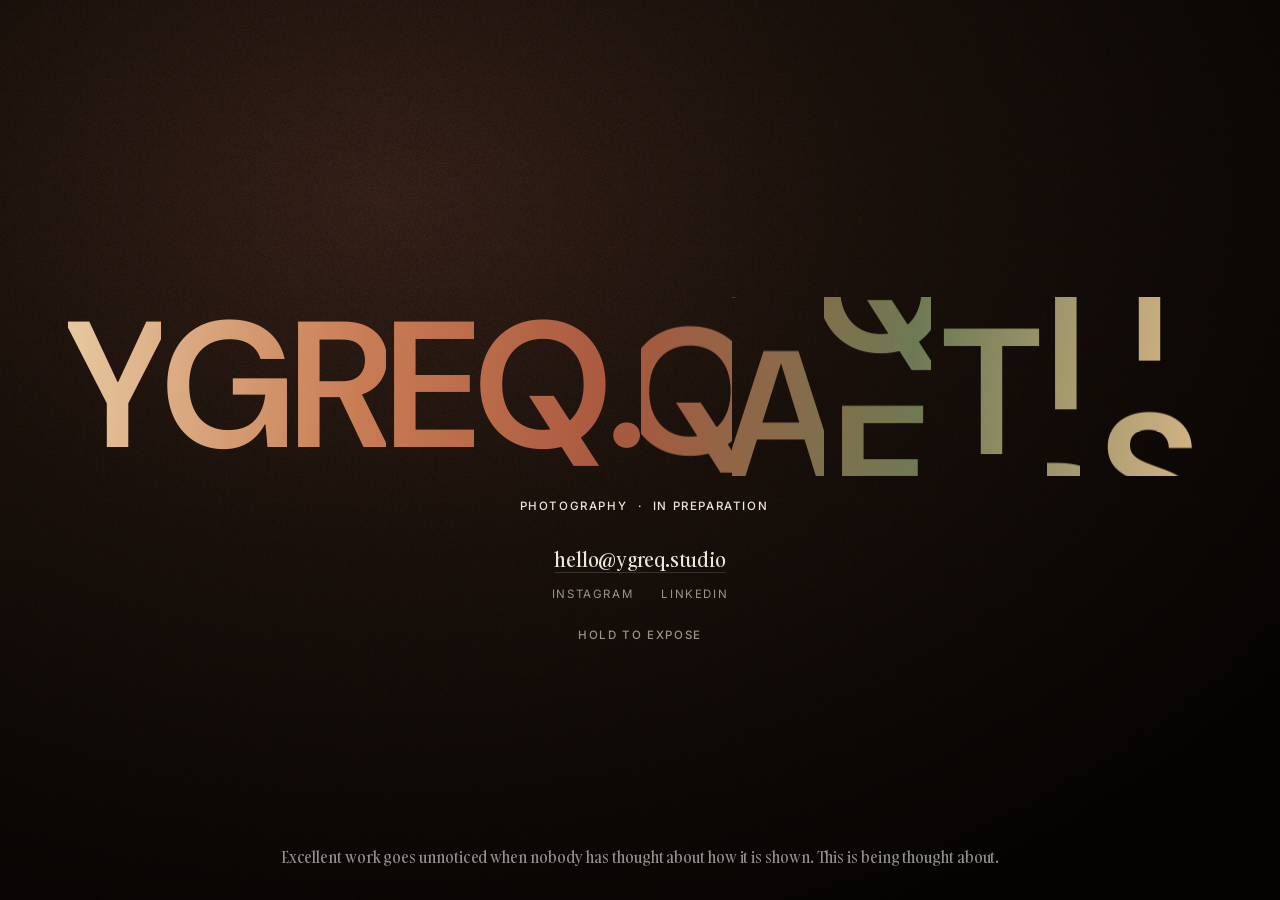
<file: coming-soon.html>
<!doctype html>
<html lang="en">
<head>
  <meta charset="utf-8" />
  <meta name="viewport" content="width=device-width, initial-scale=1, viewport-fit=cover" />
  <title>YGREQ.STUDIO</title>
  <meta name="description" content="YGREQ.STUDIO is a visual creative practice based in Sofia. Photography, creative direction and brand identity for a handful of brands and institutions each year." />

  <meta property="og:title" content="YGREQ.STUDIO" />
  <meta property="og:description" content="Excellent work goes unnoticed when nobody has thought about how it is shown. This is being thought about." />
  <meta property="og:type" content="website" />
  <meta property="og:site_name" content="YGREQ.STUDIO" />
  <meta property="og:url" content="https://ygreq.studio/" />
  <meta property="og:image" content="https://ygreq.studio/assets/share/home.jpg" />
  <meta property="og:image:width" content="1200" />
  <meta property="og:image:height" content="630" />
  <meta property="og:image:alt" content="The YGREQ.STUDIO wordmark in cream on a dark ember field." />
  <meta name="twitter:card" content="summary_large_image" />
  <link rel="canonical" href="https://ygreq.studio/" />

  <!-- browser-chrome tint: the field is the home hero's black -->
  <meta name="theme-color" content="#1A1B15" />
  <link rel="icon" href="favicon.ico" sizes="any" />
  <link rel="icon" href="assets/favicon/favicon.svg" type="image/svg+xml" />
  <link rel="apple-touch-icon" href="assets/favicon/apple-touch-icon.png" />
  <link rel="preconnect" href="https://fonts.googleapis.com" />
  <link rel="preconnect" href="https://fonts.gstatic.com" crossorigin />
  <!-- Inter: board, links, label. DM Sans 600: the wordmark only -->
  <link href="https://fonts.googleapis.com/css2?family=Inter:wght@400;500;600&family=DM+Sans:opsz,wght@9..40,600&display=swap" rel="stylesheet" />
  <link rel="stylesheet" href="styles.css?v=202611221200" />
  <link rel="stylesheet" href="coming-soon.css?v=202611221400" />
  <!-- coming-soon.js adds .cs-ready to <html> and only then are the board, the
       aperture and the instruction shown. Without JS the page is the wordmark,
       the line and the links. -->
</head>
<body class="page--ink cs-page">

  <main class="cs">
    <!-- the home hero's field, copied: Ember gradient + grain over --black -->
    <div class="hero__media" aria-hidden="true"></div>
    <canvas class="hero__grain" id="heroGrain" aria-hidden="true"></canvas>

    <h1 class="visually-hidden">YGREQ.STUDIO</h1>

    <div class="cs__stack">
      <!-- Solari reel, built by hero-wordmark.js. data-overshoot: first play only,
           STUDIO runs past its letters before settling. No JS: plain DM Sans text. -->
      <div class="hero__wordmark cs__wordmark" aria-hidden="true">
        <div class="hero__wordmark-row" id="heroWordmark" data-overshoot>YGREQ.STUDIO</div>
      </div>

      <!-- departures board, flipped by coming-soon.js -->
      <div class="cs__board label" id="csBoard" aria-hidden="true">
        <span class="cs__board-col cs__board-col--left" data-board="left">PHOTOGRAPHY</span>
        <span class="cs__board-dot">&middot;</span>
        <span class="cs__board-col cs__board-col--right" data-board="right">IN PREPARATION</span>
      </div>

      <!-- contact, centred under the board -->
      <div class="cs__contact">
        <a href="mailto:hello@ygreq.studio" class="contact-email">hello@ygreq.studio</a>
        <div class="contact-social">
          <a href="https://instagram.com/ygreq" rel="me noopener" target="_blank">Instagram</a>
          <a href="https://www.linkedin.com/in/yassengrigorov/" rel="me noopener" target="_blank">LinkedIn</a>
        </div>
        <!-- the prompt: sits under the contact at first; with a mouse, it detaches
             on the first move and follows the cursor (coming-soon.js) -->
        <span class="cs__hold label" id="csHold" aria-hidden="true">Hold to expose</span>
      </div>
    </div>

    <!-- the shutter: closed and empty until it opens -->
    <p class="visually-hidden">A rotating glimpse of selected photographs</p>
    <div class="cs__aperture" id="csAperture" aria-hidden="true">
      <div class="cs__iris">
        <img id="csFrame" alt="" decoding="async" />
      </div>
    </div>

    <footer class="cs__foot">
      <p class="cs__line">Excellent work goes unnoticed when nobody has thought about how it is shown. This is being thought about.</p>
    </footer>
  </main>

  <script src="hero-wordmark.js?v=202611221400"></script>
  <script src="coming-soon.js?v=202611221400"></script>
</body>
</html>
</file>
<file: styles.css>
/* ============================================================
   YGREQ.STUDIO — base styles
   Restrained, editorial. DM Sans body + switchable display serif.
   ============================================================ */

/* ---- self-hosted display serif: Gambarino (Fontshare / ITF licence) ---- */
@font-face {
  font-family: 'Gambarino';
  src: url('assets/fonts/Gambarino-Regular.woff2') format('woff2');
  font-weight: 400;
  font-style: normal;
  font-display: swap;
}

:root {
  /* ---- raw colour values ---- */
  --paper:         #E5DFD2;
  --ink:           #23241D;
  --cream:         #ECE7DB;
  --clay:          #AE674C;
  --clay-strong:   #9A5942;
  --olive:         #565C49;
  --cobalt:        #1A4F92;
  --stone:         #847E72;

  /* per-project reds — see PER-PROJECT ACCENTS below. Raw values live here so
     the curtain, the menu hover and transition.js can all read the same one. */
  --red-exemplary-home: #DE4832;
  --red-corps:          #EE1F25;
  --navy-pride-and-prejudice: #1A2541;
  --line:          rgba(35, 36, 29, 0.14);
  --black:         #1A1B15;

  /* ---- semantic / cascade-overrideable UI tokens ----
     Colour-field sections (.section--*) override these locally;
     components must read these, never the raw values above. */
  --muted:         var(--stone);
  --accent:        var(--clay);
  --accent-strong: var(--clay-strong);

  --maxw: 1480px;
  --gut: clamp(20px, 5vw, 80px);

  /* real portfolio photographs never render taller than this, at any width —
     see the "real photography" rule below and the lightbox's own sizing */
  --img-max-h: 86vh;

  /* motion */
  --ease-out:  cubic-bezier(.16, 1, .3, 1);
  --ease-menu: cubic-bezier(.76, 0, .24, 1);
  --dur-micro:  200ms;
  --dur-std:    450ms;
  --dur-menu:   700ms;

  --fs-label: 0.72rem;
  --ls-label: 0.14em;

  /* fluid display sizes */
  --fs-mega:  clamp(2.6rem, 9vw, 9rem);
  --fs-h1:    clamp(2rem, 5.2vw, 4.6rem);
  --fs-h2:    clamp(1.6rem, 3.4vw, 3rem);
  --fs-lead:  clamp(1.15rem, 1.9vw, 1.8rem);
  --fs-body:  clamp(1rem, 1.15vw, 1.18rem);

  /* display serif — Gambarino; applied to expressive type only */
  --font-display: 'Gambarino', serif;

  /* menu overlay: gap between a label and its count */
  --menu-item-gap: clamp(14px, 2vw, 24px);
}

/* ---------- reset ---------- */
*, *::before, *::after { box-sizing: border-box; }
html { -webkit-text-size-adjust: 100%; }
body {
  margin: 0;
  font-family: "Inter", system-ui, -apple-system, sans-serif;
  font-size: var(--fs-body);
  line-height: 1.5;
  color: var(--ink);
  font-feature-settings: "kern" 1;
  -webkit-font-smoothing: antialiased;
  text-rendering: optimizeLegibility;
  /* paper grain — baked asset (assets/grain.png), blended locally via
     background-blend-mode (not a fixed page-covering mix-blend-mode layer,
     which forced expensive recompositing against the hero's animation). */
  background-color: var(--paper);
  background-image: url("assets/grain.png");
  background-blend-mode: overlay;
  background-repeat: repeat;
  background-size: 160px 160px;
}
img, video { display: block; max-width: 100%; }
a { color: inherit; text-decoration: none; }
h1, h2, h3, p { margin: 0; }

::selection { background: var(--ink); color: var(--paper); }

/* visible focus ring everywhere — reads var(--ink), which colour-field
   sections already override locally, so it stays legible on paper and
   on any .section--* background without a second set of rules */
:focus-visible { outline: 2px solid var(--ink); outline-offset: 3px; }

/* visually hidden but still reachable by AT / not by keyboard when paired
   with tabindex="-1" (used for the contact form's spam honeypot) */
.visually-hidden {
  position: absolute !important;
  width: 1px; height: 1px;
  padding: 0; margin: -1px;
  overflow: hidden;
  clip: rect(0, 0, 0, 0);
  white-space: nowrap;
  border: 0;
}

/* ---------- shared helpers ---------- */
.wrap { width: 100%; max-width: var(--maxw); margin-inline: auto; padding-inline: var(--gut); }

.label {
  font-size: var(--fs-label);
  letter-spacing: var(--ls-label);
  text-transform: uppercase;
  color: var(--muted);
  font-weight: 500;
}

/* ---- section heads ----
   Sentence case at reading size, in the section's own ink. Where a head
   opens a full-width wrap (.margin-head) it sits in the left margin column,
   the same column and gap as the home page's Approach section, so every
   head on the site hangs on one line. */
.section-head {
  display: block;
  font-size: clamp(0.98rem, 1.1vw, 1.08rem);
  font-weight: 500;
  line-height: 1.3;
  letter-spacing: -0.005em;
  color: var(--ink);
}
.section-head + p { margin-top: 18px; }
.pillar > .section-head { margin-bottom: 0.5em; }
.pillar > .section-head + p { margin-top: 0; }
.clients-inner > .section-head { margin-bottom: clamp(28px, 4vw, 48px); }
@media (min-width: 821px) {
  .wrap.margin-head {
    display: grid;
    grid-template-columns: clamp(100px, 16vw, 220px) minmax(0, 1fr);
    column-gap: clamp(40px, 7vw, 100px);
    align-items: baseline;
  }
  .margin-head > .section-head { grid-column: 1; margin: 0; }
  .margin-head > :not(.section-head) { grid-column: 2; justify-self: start; }
  .margin-head > .section-head + * { margin-top: 0; }
}
@media (max-width: 820px) {
  .margin-head > .section-head { margin-bottom: 0.6em; }
  .margin-head > .section-head + p { margin-top: 0; }
}

.lead { font-size: var(--fs-lead); line-height: 1.32; letter-spacing: -0.01em; }
.measure { max-width: 34ch; }
.measure-wide { max-width: 50ch; }

/* ---- fade-up reveal (body text, lists, small blocks) ---- */
[data-reveal]:not([data-reveal-type]) {
  opacity: 0;
  transform: translateY(18px);
  transition: opacity 1.0s var(--ease-out) 80ms, transform 1.0s var(--ease-out) 80ms;
}
[data-reveal]:not([data-reveal-type]).is-in { opacity: 1; transform: none; }

/* ---- mask reveal (display type — clip + translate up) ---- */
.js [data-reveal-type="mask"] { overflow: hidden; padding-bottom: 0.15em; }
.js [data-reveal-type="mask"] .reveal-inner {
  display: block;
  transform: translateY(106%);
  transition: transform 950ms var(--ease-out) var(--reveal-delay, 60ms);
  will-change: transform;
}
.js [data-reveal-type="mask"].is-in .reveal-inner { transform: translateY(0); }

/* Line-by-line statement reveal */
.reveal-line { display: block; }

/* ---- image wipe reveal ----
   A top-down wipe over a stationary photograph, built from transforms rather
   than clip-path. clip-path is not compositor-animatable, so the old version
   repainted the full photograph on every frame of the reveal — fine on a
   desktop GPU, the main source of dropped frames on a phone.
   .wipe clips with overflow:hidden and travels up; because overflow clips in
   the element's own transformed space, the clip rectangle travels with it,
   while .wipe__in cancels that movement for the image inside. Net effect: the
   visible band grows downward over a photograph that never moves — and both
   layers animate only transform, which the compositor handles without
   repainting. main.js builds the two layers; see the note there. */
.js [data-reveal-type="image"] .wipe {
  display: block;
  overflow: hidden;
  transform: translateY(-100%);
  transition: transform 1000ms var(--ease-menu);
}
.js [data-reveal-type="image"] .wipe__in {
  display: block;
  transform: translateY(100%);
  transition: transform 1000ms var(--ease-menu);
}
.js [data-reveal-type="image"].is-in .wipe,
.js [data-reveal-type="image"].is-in .wipe__in { transform: translateY(0); }

/* A photograph that reveals without parallax has no frame to clip in, so
   main.js gives it a host. The host carries the reveal state and nothing
   else — it must be transparent to whatever layout surrounded the image. */
.reveal-host { display: block; width: 100%; }
/* .corps-cell > .ph sizes the placeholder as a direct child; wrapping moves
   it one level deeper, so restore that sizing here. */
.reveal-host .ph { width: 100%; height: auto; }

/* ---- parallax frame ---- */
.parallax-frame { position: relative; overflow: hidden; }
/* parallax writes to the photograph itself; the .wipe layers between it and
   the frame own their own transforms (see the image wipe above) */
.js .parallax-frame img,
.js .parallax-frame video { transform-origin: center center; will-change: transform; }
/* scroll.js runs no parallax on touch devices (see the note there), so the
   compositor layer these would otherwise hold is pure memory cost on exactly
   the devices least able to spare it. */
@media (hover: none) and (pointer: coarse) {
  /* scroll.js runs no parallax on touch devices (see the note there), so the
     compositor layer this would otherwise hold is pure memory cost on exactly
     the devices least able to spare it. The wipe itself is identical on every
     device — it composites, so there is no reason to vary it. */
  .js .parallax-frame img,
  .js .parallax-frame video { will-change: auto; }
}

@media (prefers-reduced-motion: reduce) {
  [data-reveal]:not([data-reveal-type]) { opacity: 1; transform: none; transition: none; }
  .js [data-reveal-type="mask"] { overflow: visible; padding-bottom: 0; }
  .js [data-reveal-type="mask"] .reveal-inner { transform: none; transition: none; }
  .js [data-reveal-type="image"] .wipe,
  .js [data-reveal-type="image"] .wipe__in { transform: none !important; transition: none; }
  .js .parallax-frame > * { transform: none !important; }
}

/* ============================================================
   NAV
   ============================================================ */
.nav {
  position: fixed;
  inset: 0 0 auto 0;
  z-index: 50;
  display: flex;
  align-items: center;
  justify-content: space-between;
  padding: clamp(18px, 2.4vw, 30px) var(--gut);
  mix-blend-mode: difference;
  color: #fff;
}
.nav__mark { font-family: "DM Sans", sans-serif; font-weight: 600; letter-spacing: -0.01em; font-size: 0.95rem; }

/* no-JS baseline: show inline links, hide toggle */
.nav__links { display: flex; gap: clamp(18px, 2.4vw, 40px); }
.nav__links a { font-size: 0.95rem; opacity: 0.85; transition: opacity .25s; }
.nav__links a:hover { opacity: 1; }
.nav__toggle { display: none; background: none; border: 0; color: inherit; font: inherit; font-size: 0.95rem; cursor: pointer; padding: 0; }

/* JS loaded: switch to overlay-driven toggle */
.js .nav__links { display: none; }
.js .nav__toggle { display: inline-flex; }

/* Nav over a colour field.
   .nav blends with mix-blend-mode: difference so it stays legible over
   arbitrary imagery — but difference-blending white over clay (#AE674C)
   resolves to a dull blue-grey (#5198B3), which reads as "greyed out"
   rather than as part of the page. Over any of the .section--* colour
   fields we therefore drop the blend and paint the nav ecru outright.
   main.js toggles this by watching which field sits under the nav band;
   over paper, and over photography, the difference blend still applies. */
.nav--field {
  mix-blend-mode: normal;
  color: var(--cream);
}

/* The menu curtain is always one of the colour fields (clay, olive, cobalt,
   or a project's own colour), so the open overlay gets the same treatment —
   otherwise "Close" blends to blue-grey on the clay curtain. */
body:has(.menu-overlay.is-open) .nav,
body:has(.menu-overlay.is-closing) .nav {
  mix-blend-mode: normal;
  color: var(--cream);
}

/* ============================================================
   HERO — animated wordmark: STUDIO rolls in Solari-style, letters
   coloured with a warm clay/gold/olive gradient, over an Ember field.
   ============================================================ */
.hero {
  position: relative;
  height: 100svh;
  min-height: 560px;
  background: var(--black);
  overflow: hidden;
}
/* Ember field. (This replaces the earlier video-behind-mask concept —
   letters are no longer cut-out windows, so a future hero video would
   need its own masked layer rather than sitting in here.) */
.hero__media {
  position: absolute; inset: 0;
  will-change: transform;
  background: radial-gradient(88% 88% at 30% 22%, #331F17 0%, #180F0A 45%, #050302 100%);
}
.hero__grain { position: absolute; inset: 0; width: 100%; height: 100%; mix-blend-mode: overlay; opacity: .5; pointer-events: none; }

/* animated wordmark */
.hero__wordmark {
  position: absolute; inset: 0; z-index: 2; display: flex; align-items: center; justify-content: center;
  padding: 0 var(--gut); pointer-events: none;
  font-family: "DM Sans", sans-serif; font-weight: 600; letter-spacing: -.03em;
  font-size: clamp(2.2rem, 10.5vw, 9.5rem); line-height: 1;
}
.hero__wordmark-row { display: flex; align-items: flex-end; }
.reel { display: inline-block; height: 1em; overflow: hidden; vertical-align: bottom; }
.reel__strip { display: flex; flex-direction: column; will-change: transform; }
.reel__cell {
  height: 1em; display: flex; align-items: center; justify-content: center; line-height: 1;
  background-image: linear-gradient(96deg, #E7C9A0 0%, #C87C54 26%, #A9583E 48%, #6E7A54 74%, #DDB989 100%);
  background-repeat: no-repeat;
  -webkit-background-clip: text; background-clip: text;
  -webkit-text-fill-color: transparent; color: transparent;
}

.hero__foot {
  position: absolute; left: var(--gut); right: var(--gut); bottom: clamp(22px, 4vw, 44px);
  display: flex; justify-content: space-between; align-items: flex-end; gap: 20px;
  color: rgba(255,255,255,0.72);
  mix-blend-mode: difference;
  z-index: 3;
}
.hero__foot .label { color: rgba(255,255,255,0.72); }
.hero__scroll { font-size: var(--fs-label); letter-spacing: var(--ls-label); text-transform: uppercase; }

/* ============================================================
   SECTIONS
   ============================================================ */
section { position: relative; }
.section { padding-block: clamp(72px, 12vh, 160px); }
.section--tight { padding-block: clamp(56px, 8vh, 110px); }

.rule { height: 1px; background: var(--line); border: 0; margin: 0; }

/* intro: paragraph left, services right */
.split {
  display: grid;
  grid-template-columns: 1.4fr 1fr;
  gap: clamp(28px, 6vw, 90px);
  align-items: start;
}
.services { list-style: none; margin: 0; padding: 0; }
.services li {
  display: flex; justify-content: space-between; align-items: baseline; gap: 16px;
  padding: 18px 0; border-top: 1px solid var(--line);
  font-size: clamp(1.2rem, 2vw, 1.7rem); letter-spacing: -0.01em;
}
.services li:last-child { border-bottom: 1px solid var(--line); }
.services li span { font-size: var(--fs-label); letter-spacing: var(--ls-label); color: var(--muted); }

/* intro strip — condensed statement on clay + full-bleed image beneath */
.intro-strip { padding-block: clamp(40px, 6vw, 64px); }
.intro-strip .wrap { display: flex; justify-content: center; text-align: center; }
.intro-strip__text {
  font-family: var(--font-display);
  font-weight: 400;
  font-size: var(--fs-h2);
  line-height: 1.1;
  letter-spacing: -0.02em;
  max-width: 26ch;
}
.intro-strip__link { display: block; }
.intro-strip__image { width: 100%; }

/* image + paired paragraphs */
.archive { display: grid; grid-template-columns: 1fr 1fr; gap: clamp(28px, 5vw, 70px); align-items: end; }
.archive__text { display: flex; flex-direction: column; gap: 14px; }

/* big centred statement */
.statement { text-align: left; }
.statement p {
  font-size: var(--fs-h1);
  line-height: 1.08;
  letter-spacing: -0.02em;
  max-width: 22ch;
  font-weight: 500;
}
.statement .cont { color: var(--muted); display: block; max-width: 40ch; margin-top: clamp(20px,3vw,34px); font-size: var(--fs-lead); line-height:1.34; letter-spacing:-0.01em; }

/* approach: text + image */
.approach { display: grid; grid-template-columns: 1fr 1.1fr; gap: clamp(28px, 6vw, 90px); align-items: center; }

/* disciplines grid */
.disc { display: grid; grid-template-columns: repeat(3, 1fr); gap: 1px; background: var(--line); border: 1px solid var(--line); }
.disc__item {
  background: var(--paper);
  padding: clamp(26px, 4vw, 52px) clamp(20px, 3vw, 36px);
  min-height: clamp(150px, 18vw, 230px);
  display: flex; flex-direction: column; justify-content: flex-end;
  position: relative;
  overflow: hidden;
}
.disc__name { position: relative; z-index: 1; }
.disc__img {
  position: absolute;
  inset: 0;
  width: 100%;
  height: 100%;
  object-fit: cover;
  border: none;
  opacity: 0;
  transform: scale(1.04);
  transition: opacity var(--dur-micro) var(--ease-out), transform var(--dur-menu) var(--ease-out);
  pointer-events: none;
}
.disc__img::after { display: none; }
.disc__item::before {
  content: "";
  position: absolute;
  inset: 0;
  background: linear-gradient(to top, rgba(35,36,29,.55), rgba(35,36,29,0) 55%);
  opacity: 0;
  transition: opacity var(--dur-micro) var(--ease-out);
  z-index: 1;
}
.disc__item:hover .disc__img { opacity: 1; transform: scale(1); }
.disc__item:hover::before { opacity: 1; }
.disc__item:hover .disc__name { color: var(--cream); }
/* Motion tile — the reveal is a silent looping clip rather than a still.
   <video> inherits .disc__img wholesale; this only kills the UA's own chrome. */
.disc__img--video { background: var(--ink); }
.disc__img--video::-webkit-media-controls { display: none !important; }

/* Brand Identity tile — a flat identity lockup, not a photograph. Photographs
   fill the tile edge to edge (object-fit: cover) and take the darkening
   gradient so the cream label reads over them; a line mark on its own ground
   can do neither. So this one tile keeps its paper field and its ink type, and
   the lockup sits contained and top-weighted above them. Bottom padding
   reserves the label's line so the mark's own wordmark never lands on it.
   (The artwork is trimmed to its content bbox — the supplied file carried ~60%
   empty margin, which shrank the wordmark past legibility at tile size.) */
.disc__img--mark {
  object-fit: contain;
  object-position: center top;
  background: var(--paper);
  padding: clamp(24px, 3vw, 34px) clamp(20px, 2.6vw, 30px) clamp(68px, 8.6vw, 94px);
  transform: none;               /* no scale-in — a mark shouldn't breathe */
}
.disc__item--mark:hover .disc__img--mark { transform: none; }
.disc__item--mark:hover::before { opacity: 0; }   /* no gradient over a paper field */
.disc__item--mark:hover .disc__name { color: var(--ink); }

/* No hover (phones, tablets): the reveal has nothing to trigger it, so the grid
   would be six words and nothing else. Show the real media outright instead —
   img and video only, never the .ph placeholders, which should keep looking
   like the empty slots they are. */
@media (hover: none) {
  img.disc__img, video.disc__img { opacity: 1; transform: none; }
  .disc__item:has(img.disc__img)::before,
  .disc__item:has(video.disc__img)::before { opacity: 1; }
  .disc__item:has(img.disc__img) .disc__name,
  .disc__item:has(video.disc__img) .disc__name { color: var(--cream); }

  /* The flat-mark tile keeps its paper field and ink type here too. These have
     to carry :has() as well — without it they lose to the rules above, whose
     :has(img.disc__img) makes them a specificity step more specific. */
  .disc__item--mark:has(img.disc__img)::before { opacity: 0; }
  .disc__item--mark:has(img.disc__img) .disc__name { color: var(--ink); }
}

.disc__name { font-size: clamp(1.25rem, 2.1vw, 1.9rem); letter-spacing: -0.01em; transition: color var(--dur-micro) var(--ease-out); }

/* ---- display serif (Gambarino) — expressive type only ----
   DM Sans stays on: .nav__mark, .footer__mark, hero SVG wordmark.
   Inter handles: body, .label, services list, everything else. */
.menu-item__label,
.statement p,
.cta h2,
.disc__name {
  font-family: var(--font-display);
  font-weight: 400;
  letter-spacing: -0.02em;
  line-height: 1.0;
}
/* Menu labels are display-sized — Gambarino is top-heavy at large sizes,
   pull line-height tight and ease tracking slightly */
.menu-item__label { line-height: 0.98; letter-spacing: -0.015em; }
.statement p      { line-height: 1.02; letter-spacing: -0.02em; }
.cta h2           { line-height: 1.04; letter-spacing: -0.02em; }

/* ============================================================
   COLOUR-FIELD SECTIONS
   Apply .section--* to any container. Components that read
   var(--ink) / var(--muted) / var(--accent) recolour automatically.
   Home page: use sparingly (two beats — cobalt + clay).
   Inner pages may use more liberally.
   ============================================================ */
.section--cobalt {
  background: var(--cobalt);
  background-image: url("assets/grain.png");
  background-blend-mode: overlay;
  background-repeat: repeat;
  background-size: 160px 160px;
  color: var(--ink);
  --ink:    var(--cream);
  --muted:  rgba(236, 231, 221, .6);
  --line:   rgba(236, 231, 221, .18);
  /* --accent stays clay (warm on cool is intentional) */
}
.section--olive {
  background: var(--olive);
  background-image: url("assets/grain.png");
  background-blend-mode: overlay;
  background-repeat: repeat;
  background-size: 160px 160px;
  color: var(--ink);
  --ink:    var(--cream);
  --muted:  rgba(236, 231, 221, .6);
  --line:   rgba(236, 231, 221, .18);
}
.section--clay,
.section--clay-cream {
  background: var(--clay);
  background-image: url("assets/grain.png");
  background-blend-mode: overlay;
  background-repeat: repeat;
  background-size: 160px 160px;
  color: var(--ink);
  --ink:    #23241D;
  --muted:  rgba(35, 36, 29, .62);
  --accent: var(--ink);
  --accent-strong: rgba(35, 36, 29, .78);
  --line:   rgba(35, 36, 29, .2);
}

/* Clay field, cream type. Same background, type flipped light — for large
   display headers (The Work's dictionary opening) where the page should read
   as a colour field with light type on it rather than dark ink. Deliberately
   NOT the default: .btn paints itself in var(--accent) with paper text, so any
   clay surface carrying a button (the home CTA, the .case-next bands) must
   keep the dark-ink treatment above or the button goes cream-on-cream. */
.section--clay-cream {
  --ink:    var(--cream);
  --muted:  rgba(236, 231, 221, .8);
  --accent: var(--ink);
  --accent-strong: rgba(236, 231, 221, .9);
  --line:   rgba(236, 231, 221, .28);
}
/* a project that names its own colour needs a matching field for the closing
   bands that point at it — same slug as .project--*, .page-curtain--* and
   .menu-overlay--*, so the whole family is derivable from the project slug */
.section--pride-and-prejudice {
  background: var(--navy-pride-and-prejudice);
  background-image: url("assets/grain.png");
  background-blend-mode: overlay;
  background-repeat: repeat;
  background-size: 160px 160px;
  color: var(--ink);
  --ink:    var(--cream);
  --muted:  rgba(236, 231, 221, .6);
  --line:   rgba(236, 231, 221, .18);
}
.section--ink {
  background: var(--black);
  background-image: url("assets/grain.png");
  background-blend-mode: overlay;
  background-repeat: repeat;
  background-size: 160px 160px;
  color: var(--ink);
  --ink:    var(--cream);
  --muted:  rgba(236, 231, 221, .55);
  --line:   rgba(236, 231, 221, .16);
}

/* ------------------------------------------------------------
   PER-PROJECT ACCENTS
   A case study may carry its own accent, echoing the project's
   own identity rather than the site's default clay. Applied as a
   class on <body>; every component that reads var(--accent) picks
   it up, and colour-field sections still override locally (clay
   sets --accent to ink), so the closing band is untouched.
   Colours come from each project's own materials — see the note
   beside each one. Keep new projects to this same pattern.
   ------------------------------------------------------------ */
/* THE PROJECT-COLOUR RULE — where a project's own colour is allowed to appear.
   Three places, the same on every project, so this never has to be decided
   case by case:
     1. the headword (.case-hero__title)
     2. the structural headers (.case-section__eyebrow — Statement, Process,
        and every sequence heading)
     3. any link elsewhere on the site that points AT that project (see the
        closing-band rule further down)
   The descriptor under the headword stays deliberately quiet: it's a sentence,
   not a label, and it already sits between two coloured beats. A case study
   with no project colour (Pride and Prejudice) reads --accent as the site clay
   and keeps its muted labels. */
.project .case-hero__title,
.project .case-section__eyebrow { color: var(--accent); }
.project .case-hero__tags       { color: var(--muted); }

.project--exemplary-home {
  --accent:        var(--red-exemplary-home);  /* the red used throughout the project */
  --accent-strong: #C23A26;
}
.project--pride-and-prejudice {
  --accent:        var(--navy-pride-and-prejudice);  /* the Sofia Opera poster's own navy */
  --accent-strong: #121B32;
}
.project--corps {
  --accent:        var(--red-corps);  /* the Corps poster's own red (colourway: black + #EE1F25) */
  --accent-strong: #C8342A;   /* the poster's deeper alternate */
}
/* Corps runs on the dark field — the wings, backstage — so it pairs
   .project--corps with .page--ink below. Its off-white is the poster's own
   #F5F0E8, drawn from the same source as the red, rather than the site cream:
   warmer and a shade brighter, and deliberately not pure white. 15.3:1 on the
   black field, so the long caption reading holds up. */
.project--corps.page--ink {
  --ink:   #F5F0E8;
  --muted: rgba(245, 240, 232, .62);
  --line:  rgba(245, 240, 232, .16);
}


/* ------------------------------------------------------------
   PAGE-LEVEL COLOUR FIELD
   The .section--* fields are bands inside a paper page; .page--ink
   makes the whole page the dark field instead. Applied to <body>.
   Sections inside still declare their own field and win locally —
   Corps' .case-next band stays clay, and the footer's .section--ink
   simply matches, so it reads as one continuous field.
   ------------------------------------------------------------ */
.page--ink {
  background-color: var(--black);
  --ink:   var(--cream);
  --muted: rgba(236, 231, 221, .62);
  --line:  rgba(236, 231, 221, .16);
}
/* placeholders invert — the default hatch is dark-on-light and would vanish
   here. Same treatment .menu-media .ph already uses on the menu curtain. */
.page--ink .ph {
  background:
    repeating-linear-gradient(45deg, rgba(255,255,255,.022) 0 14px, rgba(255,255,255,.05) 14px 28px);
  border-color: rgba(236, 231, 221, .14);
}
/* the global ::selection pairs --ink with --paper, which on a dark page is
   off-white on off-white */
.page--ink ::selection { background: var(--ink); color: var(--black); }


/* marquee */
.marquee {
  overflow: hidden;
  border-top: 1px solid var(--line);
  border-bottom: 1px solid var(--line);
  padding-block: clamp(14px, 2vw, 20px);
  user-select: none;
  -webkit-user-select: none;
}
.marquee__track {
  display: flex;
  white-space: nowrap;
  will-change: transform;
}
.marquee__item {
  font-size: var(--fs-label);
  letter-spacing: var(--ls-label);
  text-transform: uppercase;
  color: var(--muted);
  flex-shrink: 0;
}
/* CSS animation runs by default — scroll.js adds .marquee--js when it takes over */
@keyframes marquee-tick {
  from { transform: translateX(0); }
  to   { transform: translateX(-33.3334%); }
}
.marquee__track { animation: marquee-tick 40s linear infinite; }
/* Only kill CSS anim once JS rAF is actually driving the track */
.marquee--js .marquee__track { animation: none; }
@media (prefers-reduced-motion: reduce) {
  .marquee__track { animation: none !important; }
}

/* CTA */
.cta { display: flex; flex-direction: column; gap: clamp(26px, 4vw, 44px); align-items: flex-start; }
.cta h2 { font-size: var(--fs-h1); line-height: 1.04; letter-spacing: -0.02em; max-width: 18ch; font-weight: 500; }
.btn {
  display: inline-flex; align-items: center; gap: 12px;
  padding: 16px 26px; border-radius: 999px; border: 0; /* only ever applied to <a> before
    the contact form's <button>, which carries a native UA border unless reset */
  background: var(--accent); color: var(--paper);
  font-size: 0.98rem; letter-spacing: 0.01em;
  font-family: inherit; cursor: pointer; /* <button> doesn't inherit these like <a> does */
  transition: transform .35s cubic-bezier(.16,1,.3,1), background .35s;
}
.btn:hover { transform: translateY(-2px); background: var(--accent-strong); }

/* footer — uses section--ink class in HTML for dark background */
.footer { padding-block: clamp(40px, 6vw, 70px); border-top: 1px solid var(--line); color: var(--ink); }
.footer__top { display: flex; justify-content: space-between; align-items: flex-end; gap: 24px; flex-wrap: wrap; }
/* The wordmark is the link home — the conventional place to expect one, and
   the footer's only other route back. inline-block keeps the hit area to the
   text itself rather than the full flex row. */
.footer__mark {
  display: inline-block;
  font-family: "DM Sans", sans-serif;
  font-size: clamp(2rem, 7vw, 5rem); font-weight: 600; letter-spacing: -0.03em; line-height: 1;
  transition: opacity .3s var(--ease-out);
}
.footer__mark:hover,
.footer__mark:focus-visible { opacity: 0.68; }
.footer__links { display: flex; gap: 22px; flex-wrap: wrap; }
.footer__links a { color: var(--muted); transition: color .25s; }
.footer__links a:hover { color: var(--accent); }
.footer__legal { margin-top: clamp(28px, 4vw, 48px); display: flex; justify-content: space-between; gap: 16px; flex-wrap: wrap; }

/* ---------- placeholder image block (until real photos) ---------- */
.ph {
  position: relative;
  width: 100%;
  background:
    repeating-linear-gradient(45deg, rgba(35,36,29,.025) 0 14px, rgba(35,36,29,.05) 14px 28px);
  border: 1px solid var(--line);
  display: flex; align-items: flex-end;
  color: var(--muted);
  overflow: hidden;
}
.ph::after {
  content: attr(data-ph);
  font-size: var(--fs-label); letter-spacing: var(--ls-label); text-transform: uppercase;
  padding: 14px 16px;
}
.ph--portrait { aspect-ratio: 4 / 5; }
.ph--land { aspect-ratio: 3 / 2; }
.ph--wide { aspect-ratio: 16 / 9; }
.ph--tall { aspect-ratio: 3 / 4; }

/* real photography — height-capped, never cropped. Real portfolio photos display at
   native aspect ratio, sized down only if they'd exceed --img-max-h; portraits get
   whitespace either side rather than overflowing the viewport. Never object-fit: cover
   here. (The menu panels used to be the one exception; they aren't any more. The only
   object-fit: cover left on the site is .disc__img — the home page's discipline tiles,
   which are UI tiles with type over them, not photographs presented as work.) */
.work-item__media img,
.case-media img,
.case-gallery img {
  display: block;
  width: auto;
  height: auto;
  max-width: 100%;
  max-height: var(--img-max-h);
  margin-inline: auto;
}
/* .parallax-frame needed no separate cap here: it auto-shrinks to the now
   height-limited image, and the scale(1.10) parallax always has room since the
   frame is exactly the size of the (already capped) image it wraps. */

/* ============================================================
   FULL-SCREEN MENU OVERLAY
   ============================================================ */
.menu-overlay {
  position: fixed;
  inset: 0;
  z-index: 40;           /* below nav (z-50), above page content */
  pointer-events: none;
}
.menu-overlay.is-open { pointer-events: auto; }

/* curtain — full-bleed panel that wipes in from the top */
.menu-overlay__curtain {
  position: absolute;
  inset: 0;
  background: var(--black);
  transform: translateY(-100%);
  transition: transform var(--dur-menu) var(--ease-menu), background 300ms var(--ease-out);
  will-change: transform;
}
.menu-overlay.is-open .menu-overlay__curtain { transform: translateY(0); }
.menu-overlay.is-closing .menu-overlay__curtain { transform: translateY(-100%); }

/* destination-colour hover: overlay background shifts to that section's field colour */
.menu-overlay--work    .menu-overlay__curtain { background: var(--clay); }
.menu-overlay--about   .menu-overlay__curtain { background: var(--olive); }
.menu-overlay--contact .menu-overlay__curtain { background: var(--cobalt); }
/* project destinations may name their own field (see PAGE_CATEGORY in
   transition.js). 'ink' deliberately has no rule — the curtain's default
   black already is that field, which is why Corps needs none. */
.menu-overlay--exemplary-home .menu-overlay__curtain { background: var(--red-exemplary-home); }
.menu-overlay--pride-and-prejudice .menu-overlay__curtain { background: var(--navy-pride-and-prejudice); }

/* inner layout: links left, image right */
.menu-overlay__inner {
  position: absolute;
  inset: 0;
  display: grid;
  /* Proportional split rather than a fixed image column: the rules under the
     menu items land a little past the midpoint at every width, and the panel
     takes the rest. A clamp()ed second column drifted — it capped out on wide
     screens and handed the extra width back to the type, which left the lines
     running to ~63% and the photograph smaller than it should be. */
  grid-template-columns: minmax(0, 1.45fr) minmax(0, 1fr);
  gap: clamp(40px, 5vw, 90px);
  padding: clamp(90px, 12vw, 140px) var(--gut) clamp(50px, 8vw, 90px);
  color: var(--cream);
  align-items: start;
}

/* nav column */
.menu-overlay__nav {
  display: flex;
  flex-direction: column;
  justify-content: space-between;
  height: 100%;
}

/* main link list */
.menu-overlay__list {
  list-style: none;
  margin: 0;
  padding: 0;
}

/* each item — border fades out with items on close */
.menu-item {
  border-top: 1px solid rgba(236, 231, 221, 0.12);
  transition: opacity 150ms linear; /* JS adds opacity:0 on close */
}
.menu-overlay__list .menu-item:last-child { border-bottom: 1px solid rgba(236, 231, 221, 0.12); }

/* entrance state — short rise (no overshoot), weighted in-out easing */
.menu-item__inner {
  opacity: 0;
  transform: translateY(22px);
  transition: opacity 540ms var(--ease-menu), transform 540ms var(--ease-menu);
  will-change: transform, opacity;
}
.menu-item__inner.is-in {
  opacity: 1;
  transform: translateY(0);
}

/* the link itself */
.menu-item__link {
  display: flex;
  align-items: baseline;
  gap: var(--menu-item-gap);
  padding: clamp(16px, 2vw, 28px) 0;
  color: var(--cream);
  text-decoration: none;
  transition: opacity var(--dur-std) var(--ease-out);
}
.menu-item__label {
  font-size: clamp(2.6rem, 7.5vw, 9rem);
  font-weight: 500;
  letter-spacing: -0.03em;
  line-height: 1;
  display: block;
  transition: transform var(--dur-std) var(--ease-out);
}
.menu-item__count {
  font-family: Inter, sans-serif; /* utility numeral, not display type */
  font-size: clamp(0.9rem, 1.4vw, 1.1rem);
  font-weight: 500;
  letter-spacing: 0.02em;
  color: rgba(236, 231, 221, 0.4);
  margin-left: clamp(6px, 1vw, 12px);
  vertical-align: super;
}

/* hover feedback: siblings dim, active item shifts.
   Keyed on .menu-item:hover (the <li>) rather than the exact link hovered —
   :hover naturally applies to an ancestor whenever a descendant is hovered,
   so "The Work" stays at full opacity while hovering any of its children,
   with no extra JS/class bookkeeping. */
.menu-overlay__list:has(.menu-item:hover) .menu-item:not(:hover) .menu-item__link,
.menu-overlay__list:has(.menu-item:hover) .menu-item:not(:hover) .menu-item__child-link {
  opacity: 0.2;
}
.menu-item__link:hover .menu-item__label { transform: translateX(clamp(10px, 1.5vw, 22px)); }

/* nested project links under "The Work" — always visible once the overlay is
   open, no toggle/expand. Comma-separated run (Oviedo's "Projects (10)" pattern),
   not a stacked list. Gambarino at a reduced size — editorial, still clearly
   secondary to the big label — with the same quiet underline/opacity hover
   used for links elsewhere on the site (09-motion-and-interaction.md §4). */
.menu-item__children {
  display: block; /* wraps like a paragraph across the available width */
  list-style: none;
  margin: 2px 0 clamp(16px, 2.4vw, 24px);
  /* a touch in from the label's edge, so it reads as tucked in under it */
  padding-left: 10px;
}
.menu-item__children li { display: inline; }
.menu-item__children li:not(:last-child)::after {
  content: ", ";
  color: rgba(236, 231, 221, 0.4);
}
.menu-item__child-link {
  font-family: var(--font-display); /* Gambarino, unchanged */
  font-weight: 400;
  font-size: 1.1rem;
  letter-spacing: -0.03em;
  line-height: 1.2;
  color: rgba(236, 231, 221, 0.5);
  text-decoration: none;
  transition: color var(--dur-std) var(--ease-out);
}
.menu-item__child-link:hover {
  color: var(--cream);
  text-decoration: underline;
  text-underline-offset: 0.14em;
}
.menu-item__child-link.is-current {
  color: var(--cream);
  text-decoration: underline;
  text-underline-offset: 0.14em;
}

/* external links — bottom of nav column */
.menu-overlay__ext {
  display: flex;
  gap: 28px;
  padding-top: clamp(24px, 4vw, 44px);

  /* entrance */
  opacity: 0;
  transform: translateY(10px);
  transition: opacity var(--dur-std) var(--ease-out), transform var(--dur-std) var(--ease-out);
}
.menu-overlay__ext.is-in { opacity: 1; transform: none; }
.menu-overlay__ext a {
  color: rgba(236, 231, 221, 0.4);
  font-size: var(--fs-label);
  letter-spacing: var(--ls-label);
  text-transform: uppercase;
  transition: color var(--dur-micro) var(--ease-out);
}
.menu-overlay__ext a:hover { color: var(--cream); }

/* image area — right column */
.menu-overlay__media {
  position: relative;
  width: 100%;
  /* stop the panel becoming a hero on very wide screens; it stays against the
     right gutter as the column outgrows it */
  max-width: 620px;
  margin-left: auto;
  /* Square, not 3:4 — the panel images aren't cropped (see .menu-media img
     below), so the frame's job is to hold every shape without the column
     resizing on hover. The covers run 0.8 (portrait) to 1.25 (landscape);
     a square box is the shape that wastes least at both ends of that range. */
  aspect-ratio: 1 / 1;
  align-self: center;
}
.menu-media {
  position: absolute;
  inset: 0;
  opacity: 0;
  transform: scale(0.97);
  transition: opacity var(--dur-std) var(--ease-out), transform var(--dur-std) var(--ease-out);
  will-change: opacity, transform;
}
.menu-media.is-visible { opacity: 1; transform: scale(1); }
.menu-media .ph {
  width: 100%;
  height: 100%;
  border-color: rgba(255,255,255,0.1);
  background:
    repeating-linear-gradient(45deg, rgba(255,255,255,.02) 0 10px, rgba(255,255,255,.04) 10px 20px);
  aspect-ratio: unset;
}
.menu-media .ph::after { color: rgba(255,255,255,0.25); }
/* Real photos in the menu panel. `contain`, not `cover`: the photograph keeps
   its own shape and sits centred on the field, whatever aspect it was shot at.
   This was the one place a portfolio photograph got cropped; it no longer is, so
   the "never cropped" rule below now covers every photograph shown as work. */
.menu-media img {
  width: 100%;
  height: 100%;
  object-fit: contain;
  display: block;
}

/* reduced motion: no transforms, instant show, simple opacity hover */
@media (prefers-reduced-motion: reduce) {
  .menu-overlay__curtain { transition: none; }
  .menu-item__inner { opacity: 1; transform: none; transition: none; }
  .menu-overlay__ext { opacity: 1; transform: none; transition: none; }
  .menu-item__label { transition: none; }
  .menu-item__link { transition: opacity var(--dur-micro) linear; }
  .menu-media { transition: none; }
}

/* ============================================================
   PAGE TRANSITION CURTAIN
   The same panel the menu overlay wipes in, reused between pages:
   translateY wipe over --dur-menu with --ease-menu, in the
   DESTINATION's field colour — the same data-category mapping
   .menu-overlay--work/about/contact already uses on hover.
   Deliberately flat (no grain): on a menu click the menu's own
   curtain hands straight over to this one, and that one is flat —
   a texture change would show the seam. See transition.js.
   ============================================================ */
.page-curtain {
  position: fixed;
  inset: 0;
  z-index: 70;            /* above lightbox (60), nav (50), menu overlay (40) */
  background: var(--black);
  transform: translateY(-100%);
  pointer-events: none;
  will-change: transform;
}

/* covering — painted by the <head> snippet's data-pt-enter before the first
   paint of an incoming page, then handed over to .is-covering by transition.js */
:root[data-pt-enter] .page-curtain,
.page-curtain.is-covering { transform: translateY(0); }

/* destination colour — the three menu-overlay fields, plus home's black hero
   field (which is also this curtain's default, stated here for symmetry) */
:root[data-pt-enter="home"]    .page-curtain,
.page-curtain--home    { background: var(--black); }
:root[data-pt-enter="ink"]     .page-curtain,
.page-curtain--ink     { background: var(--black); }
/* a project whose identity colour IS its field — the curtain and the browser
   chrome carry the project's own red rather than the generic Work clay */
:root[data-pt-enter="exemplary-home"] .page-curtain,
.page-curtain--exemplary-home { background: var(--red-exemplary-home); }
:root[data-pt-enter="pride-and-prejudice"] .page-curtain,
.page-curtain--pride-and-prejudice { background: var(--navy-pride-and-prejudice); }
:root[data-pt-enter="work"]    .page-curtain,
.page-curtain--work    { background: var(--clay); }
:root[data-pt-enter="about"]   .page-curtain,
.page-curtain--about   { background: var(--olive); }
:root[data-pt-enter="contact"] .page-curtain,
.page-curtain--contact { background: var(--cobalt); }

/* the transition exists only for the frames we actually animate, so the
   pre-paint covering state can never animate in from nowhere on load */
.page-curtain.is-animating { transition: transform var(--dur-menu) var(--ease-menu); }

/* through-sweep entrance variant — see ENTER_DIRECTION in transition.js */
.page-curtain.is-sweeping { transform: translateY(100%); }

/* exit only: swallow clicks while the curtain covers the outgoing page.
   Never set on entrance — the incoming page is usable straight away. */
.page-curtain.is-exiting { pointer-events: auto; }

/* reduced motion: no page transition at all (transition.js never sets the
   flag or intercepts either — this is the belt to that braces) */
@media (prefers-reduced-motion: reduce) {
  .page-curtain { display: none; }
}

/* ============================================================
   FEATURED WORK SECTION
   ============================================================ */
.work-section__header {
  padding-bottom: clamp(40px, 6vw, 72px);
  display: flex;
  flex-direction: column;
  gap: clamp(14px, 2vw, 22px);
  border-bottom: 1px solid var(--line);
}
.work-item { border-bottom: 1px solid var(--line); }
.work-item__link {
  display: grid;
  grid-template-columns: 1.8fr 1fr;
  gap: clamp(32px, 5vw, 64px);
  align-items: start;
  text-decoration: none;
  color: inherit;
  max-width: var(--maxw);
  margin-inline: auto;
  padding-inline: var(--gut);
  padding-block: clamp(56px, 8vh, 100px);
}
.work-item__link--inert { display: grid; grid-template-columns: 1.8fr 1fr; gap: clamp(32px,5vw,64px); align-items: start; max-width: var(--maxw); margin-inline: auto; padding-inline: var(--gut); padding-block: clamp(56px,8vh,100px); }
.work-item__caption {
  position: sticky;
  top: clamp(90px, 14vh, 140px);
  display: flex;
  flex-direction: column;
  gap: clamp(12px, 1.5vw, 18px);
}
.work-item__name {
  font-family: var(--font-display);
  font-size: clamp(1.8rem, 3.5vw, 3.4rem);
  line-height: 1.0;
  letter-spacing: -0.02em;
  font-weight: 400;
  margin: 0;
}
.work-item--placeholder .work-item__link--inert { opacity: 0.4; }

/* ============================================================
   EXPANDED APPROACH SECTION
   ============================================================ */
.approach-lead { margin-bottom: clamp(48px, 7vw, 80px); }
.approach-grid {
  display: grid;
  grid-template-columns: clamp(100px, 16vw, 220px) 1fr;
  gap: clamp(40px, 7vw, 100px);
  align-items: start;
}
.approach-sticky-col {
  position: sticky;
  top: clamp(90px, 14vh, 140px);
}
.approach-pillars { display: flex; flex-direction: column; }
.pillar {
  padding-block: clamp(32px, 5vw, 56px);
  border-top: 1px solid var(--line);
  display: flex;
  flex-direction: column;
  gap: clamp(12px, 1.5vw, 18px);
}
.pillar:last-child { border-bottom: 1px solid var(--line); }

/* ============================================================
   ABOUT TEASER
   ============================================================ */
.about-teaser { background: var(--paper); }
.about-teaser__inner {
  display: grid;
  grid-template-columns: 1.3fr 1fr;
  gap: clamp(32px, 6vw, 80px);
  align-items: center;
}
.about-teaser__text { display: flex; flex-direction: column; }
.about-teaser__more {
  margin-top: clamp(20px, 3vw, 32px);
  display: inline-block;
  color: var(--ink);
  opacity: 0.7;
  transition: opacity 0.2s;
}
.about-teaser__more:hover { opacity: 1; }
.about-teaser__portrait { width: 100%; height: auto; max-height: var(--img-max-h); }

/* ============================================================
   CLIENTS & RECOGNITION
   ============================================================ */
.clients-inner { max-width: none; }
.clients-grid {
  display: grid;
  grid-template-columns: repeat(2, 1fr);
  gap: clamp(32px, 6vw, 80px);
}
.clients-col__label { display: block; margin-bottom: clamp(10px, 1.6vw, 16px); color: var(--muted); }
.clients-list {
  list-style: none;
  margin: 0;
  padding: 0;
}
.clients-list li {
  padding: clamp(16px, 2.4vw, 26px) 0;
  border-top: 1px solid var(--line);
  font-family: var(--font-display);
  font-weight: 400;
  font-size: clamp(1.6rem, 3vw, 2.6rem);
  line-height: 1.15;
  letter-spacing: -0.02em;
}
.clients-list li span { color: var(--muted); font-size: 0.5em; font-family: 'Inter', sans-serif; letter-spacing: 0; margin-left: 0.4em; }
.clients-list li:last-child { border-bottom: 1px solid var(--line); }
@media (max-width: 720px) {
  .clients-grid { grid-template-columns: 1fr; gap: clamp(24px, 8vw, 40px); }
}

/* ============================================================
   INNER PAGES — shared (about, contact)
   ============================================================ */
/* first section on pages with no hero — clears the fixed nav */
.section--first { padding-top: clamp(140px, 20vw, 210px); }

/* about: top statement (colour field) */
.page-statement p {
  font-family: var(--font-display);
  font-weight: 400;
  font-size: var(--fs-h1);
  line-height: 1.04;
  letter-spacing: -0.02em;
  max-width: 26ch;
}

/* about: aside paragraph + image (reuses .approach's text+image grid pattern) */
.about-aside { display: grid; grid-template-columns: 1fr 1.1fr; gap: clamp(28px, 6vw, 90px); align-items: center; }

/* about: single profile — portrait + title + bio */
.profile { display: grid; grid-template-columns: 1fr 1.6fr; gap: clamp(28px, 6vw, 90px); align-items: center; }
.profile__text { display: flex; flex-direction: column; gap: clamp(14px, 2vw, 20px); }
.profile__portrait { width: 100%; height: auto; max-height: var(--img-max-h); }
.profile__title {
  font-size: var(--fs-lead);
  letter-spacing: -0.01em;
  font-weight: 500;
}

/* ============================================================
   CONTACT — editorial intro (paper) + form (cobalt)
   ============================================================ */

/* editorial half: statement, then the email itself as the headline */
.contact-intro { display: flex; flex-direction: column; align-items: flex-start; }
.contact-email {
  display: inline-block;
  margin-top: clamp(40px, 6vw, 64px);
  font-family: var(--font-display);
  font-weight: 400;
  font-size: clamp(1.8rem, 5vw, 3.6rem);
  line-height: 1.05;
  letter-spacing: -0.02em;
  color: var(--ink);
  border-bottom: 1px solid var(--line);
  padding-bottom: 0.1em;
  transition: opacity .25s var(--ease-out), border-color .25s var(--ease-out);
}
.contact-email:hover { opacity: 0.72; border-color: var(--ink); }

.contact-social {
  display: flex;
  gap: clamp(18px, 3vw, 28px);
  margin-top: clamp(28px, 4vw, 40px);
}
.contact-social a {
  font-size: var(--fs-label);
  letter-spacing: var(--ls-label);
  text-transform: uppercase;
  color: var(--muted);
  transition: color .25s var(--ease-out);
}
.contact-social a:hover { color: var(--accent); }

/* form half — the one colour beat */
.contact-form-wrap { max-width: 640px; }
.contact-form-lead {
  font-family: var(--font-display);
  font-weight: 400;
  font-size: var(--fs-h2);
  line-height: 1.05;
  letter-spacing: -0.02em;
  margin-bottom: clamp(36px, 6vw, 56px);
}

.contact-form__fields { display: flex; flex-direction: column; gap: clamp(26px, 4vw, 38px); }
.field { display: flex; flex-direction: column; gap: 8px; }
.field label {
  font-size: var(--fs-label);
  letter-spacing: var(--ls-label);
  text-transform: uppercase;
  color: var(--muted);
}
.field__optional { text-transform: none; letter-spacing: 0; opacity: 0.75; }
.field__error {
  display: block;
  min-height: 1.2em;
  font-size: var(--fs-label);
  letter-spacing: var(--ls-label);
  color: var(--accent);
}
.field input,
.field textarea {
  font-family: "Inter", sans-serif;
  font-size: var(--fs-body);
  color: var(--ink);
  background: transparent;
  border: 0;
  border-bottom: 1px solid var(--line);
  padding: 8px 0 10px;
  resize: vertical;
  transition: border-color .25s var(--ease-out);
}
.field input::placeholder,
.field textarea::placeholder { color: var(--muted); }
.field input:hover,
.field textarea:hover { border-color: rgba(236, 231, 221, .4); }
.field textarea { min-height: 6em; }

.contact-form__submit { margin-top: clamp(6px, 1vw, 10px); align-self: flex-start; }

.contact-form__status {
  margin-top: clamp(20px, 3vw, 32px);
  font-size: var(--fs-lead);
  letter-spacing: -0.01em;
  max-width: 42ch;
}
.contact-form__status.is-error { color: var(--accent); }

/* ============================================================
   CASE STUDY SYSTEM
   Shared across work.html and individual case-study pages.
   All blocks reuse existing tokens/reveal system — no new motion,
   easing, or colour rules. See 10-case-study-system.md.
   ============================================================ */

/* case-hero: title + tags line */
.case-hero__title {
  font-family: var(--font-display);
  font-weight: 400;
  font-size: var(--fs-mega);
  line-height: 0.98;
  letter-spacing: -0.02em;
}
.case-hero__tags { display: block; margin-top: clamp(16px, 2.4vw, 26px); }

/* case-section: generic wrapper, opens with a .label eyebrow */
.case-section__eyebrow { display: block; margin-bottom: clamp(18px, 2.4vw, 26px); }

/* case-prose reuses .measure / .measure-wide sizing directly — no dedicated rule needed */

/* case-layout: sticky meta rail alongside Method's body copy —
   same mechanic as .approach-grid / .approach-sticky-col */
.case-layout {
  display: grid;
  grid-template-columns: clamp(100px, 16vw, 220px) 1fr;
  gap: clamp(40px, 7vw, 100px);
  align-items: start;
}
.case-meta {
  position: sticky;
  top: clamp(90px, 14vh, 140px);
  display: flex;
  flex-direction: column;
  gap: clamp(20px, 3vw, 30px);
}
.case-meta__item { display: flex; flex-direction: column; gap: 6px; }
.case-meta__value { font-size: var(--fs-body); letter-spacing: -0.01em; }

/* case-blocks: modular Anna-style units — Inter only, not Gambarino */
.case-blocks { display: flex; flex-direction: column; gap: clamp(28px, 4vw, 48px); }
.case-block { display: flex; flex-direction: column; gap: 10px; }
.case-block__title {
  font-size: var(--fs-lead);
  letter-spacing: -0.01em;
  font-weight: 500;
}

/* case-list: itemised outcome/recognition content, styled like .clients-list */
.case-list { list-style: none; margin: clamp(20px, 3vw, 32px) 0 0; padding: 0; }
.case-list li {
  padding: clamp(12px, 1.8vw, 18px) 0;
  border-top: 1px solid var(--line);
  font-size: var(--fs-label);
  letter-spacing: var(--ls-label);
  text-transform: uppercase;
  color: var(--muted);
}
.case-list li:last-child { border-bottom: 1px solid var(--line); }

/* case-media: single / paired / full-bleed images at native ratios */
.case-media { margin-block: clamp(40px, 6vw, 72px); }
.case-media--pair { display: grid; grid-template-columns: 1fr 1fr; gap: clamp(20px, 3vw, 32px); }

/* case-gallery: sequential full-bleed images, no captions — the "media wall" */
.case-gallery { display: flex; flex-direction: column; gap: clamp(40px, 6vw, 72px); margin-top: clamp(40px, 6vw, 72px); }

/* case-next: closing band, cycles to destination's field colour */
.case-next__body { display: flex; flex-direction: column; align-items: flex-start; gap: clamp(20px, 3vw, 32px); }
.case-next__link {
  display: inline-flex;
  align-items: center;
  gap: clamp(14px, 2vw, 22px);
  font-family: var(--font-display);
  font-weight: 400;
  font-size: var(--fs-mega);
  line-height: 0.98;
  letter-spacing: -0.02em;
  color: var(--ink);
}

/* THE CLOSING-BAND RULE — a .case-next band is painted as the place it leads
   to, never as the page it sits on:
     1. FIELD — the band carries the destination's field class, the same
        mapping transition.js uses for the curtain and <meta name="theme-color">:
          Work pages  → .section--clay-cream   (clay field, cream type)
          Corps       → .section--ink          (the dark field it runs on)
          About       → .section--olive
          Contact     → .section--cobalt
     2. TYPE — the destination's name is set in that project's own colour when
        the band's field is NOT already that colour (Corps: red name on its
        black field). Where the field IS the project's colour — Pride and
        Prejudice's navy — the name takes the field's light type instead, or it
        would be invisible on itself. Keyed off the href below, so the markup
        states the destination once (in the link) and the colour cannot drift
        out of step with it; a project whose field is its own colour simply
        gets no line here.
   The same two lines would extend this to work tiles if that's ever wanted. */
.case-next__link[href="corps.html"]          { color: var(--red-corps); }
.case-next__link[href="exemplary-home.html"] { color: var(--red-exemplary-home); }

/* text links say what they are: a fine underline that firms up on hover */
.case-next__link,
.about-teaser__more {
  text-decoration: underline;
  text-decoration-thickness: 1px;
  text-underline-offset: 0.22em;
  text-decoration-color: color-mix(in srgb, currentColor 35%, transparent);
  transition: text-decoration-color var(--dur-std) var(--ease-out), opacity .2s;
}
.case-next__link:hover,
.about-teaser__more:hover { text-decoration-color: currentColor; }

/* ============================================================
   CORPS — image-led project page
   Reuses the case-study system (.case-hero / .case-meta / .case-section /
   .case-next) and the site's real-photography sizing rules. Adds only: a
   reading-width measure, a horizontal (non-sticky) meta rail, and a spanning
   image grid whose rhythm is set PER IMAGE from corps-data.js (the one file to
   edit). No new motion — sequence images carry the existing
   data-reveal / data-reveal-type="image" / data-parallax attributes, wrapped
   and observed by main.js/scroll.js exactly like every other photograph.
   ============================================================ */

/* ~60–70ch reading measure — the statement + process prose sit here */
.measure-read { max-width: 66ch; }

/* hero: live status under the descriptor, in the accent colour */
.corps-hero__status { display: block; margin-top: clamp(10px, 1.4vw, 16px); color: var(--accent); }

/* metadata: the .case-meta pairs laid out as a horizontal rail (standalone,
   not the sticky Method-rail variant) */
.case-meta--grid {
  position: static;
  flex-direction: row;
  flex-wrap: wrap;
  gap: clamp(26px, 5vw, 72px);
}

/* sequence section: small heading + optional caption + image grid */
.corps-seq__caption {
  display: block;
  margin-top: clamp(10px, 1.4vw, 16px);
  color: var(--muted);
}

/* spanning image grid — six-column bed; each cell's width comes from its
   span class (full / half / third), set per image in corps-data.js */
.corps-grid {
  display: grid;
  grid-template-columns: repeat(6, 1fr);
  gap: clamp(16px, 2.4vw, 34px);
  align-items: start;
  margin-top: clamp(28px, 4vw, 48px);
}
.corps-cell { min-width: 0; }            /* let cells shrink inside the grid */
.corps-cell--full  { grid-column: span 6; }
.corps-cell--half  { grid-column: span 3; }
.corps-cell--third { grid-column: span 2; }

/* placeholders fill their cell at the declared aspect ratio, so the empty
   layout can be judged before real selects arrive */
.corps-cell > .ph { width: 100%; height: auto; }

/* real photographs: native ratio, height-capped, centred — the same rule
   .case-media img / .case-gallery img use. Never cropped; a landscape fills
   the cell, a portrait keeps whitespace either side rather than overflowing. */
.corps-cell img {
  display: block;
  width: auto;
  height: auto;
  max-width: 100%;
  max-height: var(--img-max-h);
  margin-inline: auto;
}

@media (max-width: 820px) {
  .corps-cell--third { grid-column: span 3; }  /* 3-up relaxes to 2-up */
}
@media (max-width: 560px) {
  .corps-grid { grid-template-columns: 1fr; gap: clamp(20px, 6vw, 34px); }
  .corps-cell--full,
  .corps-cell--half,
  .corps-cell--third { grid-column: auto; }    /* everything stacks full-width */
}

/* ============================================================
   LIGHTBOX — full-screen viewer for .zoomable photographs
   Built once by main.js and appended to <body>. Reuses the site's easing
   tokens and the same background-scroll-lock pattern as the menu overlay
   (window.__lenis?.stop()/.start()). No object-fit: cover here — the whole
   photograph is always shown, never cropped.
   ============================================================ */
.zoomable { cursor: zoom-in; }

.lightbox {
  position: fixed;
  inset: 0;
  z-index: 60; /* above nav (50) and the menu overlay (40) */
  display: flex;
  align-items: center;
  justify-content: center;
}
.lightbox[hidden] { display: none; }

.lightbox__backdrop {
  position: absolute;
  inset: 0;
  background: rgba(26, 27, 21, 0.96);
  opacity: 0;
  transition: opacity var(--dur-std) var(--ease-out);
}
.lightbox.is-open .lightbox__backdrop { opacity: 1; }

.lightbox__stage {
  position: relative;
  max-width: 92vw;
  max-height: 92vh;
  opacity: 0;
  transform: scale(0.97);
  transition: opacity 260ms var(--ease-out), transform 260ms var(--ease-out);
}
.lightbox.is-open .lightbox__stage { opacity: 1; transform: scale(1); }

.lightbox__img {
  display: block;
  width: auto;
  height: auto;
  max-width: 92vw;
  max-height: 92vh;
  object-fit: contain;
}
/* .ph placeholders can be marked .zoomable too (see 09-motion-and-interaction.md) —
   this gives the enlarged view a sensible box before a real photo lands */
.lightbox__ph {
  width: min(92vw, 900px);
  aspect-ratio: 3 / 2;
}

.lightbox__close,
.lightbox__prev,
.lightbox__next {
  position: fixed;
  background: none;
  border: 0;
  padding: 12px;
  color: var(--cream);
  font-size: var(--fs-label);
  letter-spacing: var(--ls-label);
  text-transform: uppercase;
  cursor: pointer;
  opacity: 0.75;
  transition: opacity var(--dur-micro) var(--ease-out);
}
.lightbox__close:hover,
.lightbox__prev:hover,
.lightbox__next:hover { opacity: 1; }

.lightbox__close { top: clamp(18px, 2.4vw, 30px); right: var(--gut); }
.lightbox__prev  { left: var(--gut); top: 50%; transform: translateY(-50%); font-size: 1.4rem; }
.lightbox__next  { right: var(--gut); top: 50%; transform: translateY(-50%); font-size: 1.4rem; }

@media (prefers-reduced-motion: reduce) {
  .lightbox__backdrop,
  .lightbox__stage { transition: opacity var(--dur-micro) linear; }
  .lightbox__stage { transform: none !important; }
}
@media (max-width: 620px) {
  .lightbox__close, .lightbox__prev, .lightbox__next { padding: 8px; }
}

/* ============================================================
   RESPONSIVE
   ============================================================ */
@media (max-width: 820px) {
  .split, .archive, .approach { grid-template-columns: 1fr; }
  .archive { align-items: stretch; }
  .disc { grid-template-columns: 1fr 1fr; }
  /* on mobile, always show toggle (no-JS: inline links already stack fine) */
  .nav__links { display: none; }
  .nav__toggle { display: inline-flex; }
  /* hide image column — just links on mobile */
  .menu-overlay__inner {
    grid-template-columns: 1fr;
    padding-top: clamp(100px, 20vw, 140px);
  }
  .menu-overlay__media { display: none; }

  /* work items */
  .work-item__link,
  .work-item__link--inert { grid-template-columns: 1fr; }
  .work-item__caption { position: static; }

  /* approach */
  .approach-grid { grid-template-columns: 1fr; }
  .approach-sticky-col { position: static; margin-bottom: clamp(20px, 3vw, 32px); }

  /* about teaser */
  .about-teaser__inner { grid-template-columns: 1fr; }

  /* about: aside + profile */
  .about-aside, .profile { grid-template-columns: 1fr; }

  /* case study: sticky meta rail + paired media */
  .case-layout { grid-template-columns: 1fr; }
  .case-meta { position: static; margin-bottom: clamp(20px, 3vw, 32px); }
  .case-media--pair { grid-template-columns: 1fr; }
}
@media (max-width: 520px) {
  .disc { grid-template-columns: 1fr; }
  /* single column makes every tile wide and short, which starves the contained
     Brand Identity lockup — the photographs crop happily, a mark can't. */
  .disc__item--mark { min-height: clamp(215px, 58vw, 290px); }
  .hero__foot { flex-direction: column; align-items: flex-start; gap: 8px; }
}


/* ==== THE WORK — dictionary-entry header (from design export) ==== */
/* ============================================================
   THE WORK — dictionary-entry opening section
   Headword treated like a dictionary entry (word / IPA / part of
   speech / numbered senses / example sentence), on a colour field.
   Senses rotate one at a time; click a number to pin it. Quote
   reveals with a typewriter caret. All decorative — content is
   real markup underneath, so it degrades cleanly with JS/motion off.
   ============================================================ */
.work-dict__word {
  font-family: var(--font-display);
  font-weight: 400;
  font-size: var(--fs-mega);
  line-height: 0.9;
  letter-spacing: -0.02em;
  margin: 0;
}

.work-dict__meta {
  margin-top: 22px;
  display: flex;
  align-items: baseline;
  gap: 16px;
  flex-wrap: wrap;
}

.work-dict__ipa { font-size: 1.2rem; opacity: 0.85; }

.work-dict__pos { font-size: 1.05rem; font-style: italic; opacity: 0.7; }

.work-dict__senses {
  margin-top: clamp(40px, 6vw, 56px);
  display: flex;
  gap: 26px;
  align-items: flex-start;
  max-width: 680px;
}

.work-dict__dial {
  display: flex;
  flex-direction: column;
  gap: 10px;
  padding-top: 3px;
}

.work-dict__num {
  font-family: inherit;
  font-size: var(--fs-label);
  letter-spacing: var(--ls-label);
  background: none;
  border: 0;
  padding: 0;
  margin: 0;
  color: inherit;
  cursor: pointer;
  opacity: 0.32;
  animation: dialNum 18s steps(1, end) infinite backwards;
}

.work-dict__num:nth-child(1) { animation-delay: 0s; }

.work-dict__num:nth-child(2) { animation-delay: 6s; }

.work-dict__num:nth-child(3) { animation-delay: 12s; }

.work-dict__num:hover,
.work-dict__num:focus-visible { opacity: 1; }

.work-dict__num.is-active  { opacity: 1; animation: none; }

.work-dict__num.is-dimmed  { opacity: 0.32; animation: none; }

/* The three senses stack in one grid cell rather than being absolutely
   positioned in a fixed 5.5em box: a fixed height is a desktop measurement,
   and on a narrow screen the longer senses wrap past it and collide with the
   quote below. Grid stacking keeps them overlapping for the crossfade while
   letting the box take the height of the tallest sense at any width. */
.work-dict__stack { position: relative; display: grid; flex: 1; }

.work-dict__sense {
  grid-area: 1 / 1;
  margin: 0;
  font-size: 1.25rem;
  line-height: 1.45;
  animation: senseCycle 18s cubic-bezier(.4, 0, .2, 1) infinite backwards;
}

.work-dict__sense:nth-child(1) { animation-delay: 0s; }

.work-dict__sense:nth-child(2) { animation-delay: 6s; }

.work-dict__sense:nth-child(3) { animation-delay: 12s; }

.work-dict__sense.is-active { animation: none; opacity: 1; transform: none; }

.work-dict__sense.is-dimmed { animation: none; opacity: 0; transform: none; }

.work-dict__quote {
  margin-top: 44px;
  font-style: italic;
  font-size: 1.2rem;
  line-height: 1.4;
  opacity: 0.85;
}

.work-dict__quote-type {
  display: inline-block;
  overflow: hidden;
  white-space: nowrap;
  border-right: 2px solid transparent;
  padding-right: 4px;
  animation: typeCaret 11s steps(64, end) infinite;
  --lw: 76ch;
  --caret: var(--ink);
}

/* safety-net fallback — see the matching note in main.js */
.work-dict__quote-type.is-static {
  animation: none;
  width: auto;
  border-right: 0;
  overflow: visible;
  white-space: normal;
}

@keyframes typeCaret {
  0%     { width: 0; border-color: transparent; }
  2%     { border-color: var(--caret, #AE674C); }
  30%    { width: var(--lw); border-color: var(--caret, #AE674C); }
  39.9%  { border-color: var(--caret, #AE674C); }
  40%    { border-color: transparent; }
  45.9%  { border-color: transparent; }
  46%    { border-color: var(--caret, #AE674C); }
  51.9%  { border-color: var(--caret, #AE674C); }
  52%    { border-color: transparent; }
  57.9%  { border-color: transparent; }
  58%    { border-color: var(--caret, #AE674C); }
  64%    { border-color: transparent; }
  100%   { width: var(--lw); border-color: transparent; }
}

/* caret only — for the wrapped quote, where there is no width to animate */
@keyframes caretBlink {
  0%, 49%   { border-color: var(--caret, #AE674C); }
  50%, 100% { border-color: transparent; }
}

@keyframes senseCycle {
  0%    { opacity: 0; transform: translateY(10px); }
  4%    { opacity: 1; transform: translateY(0); }
  29%   { opacity: 1; transform: translateY(0); }
  33%   { opacity: 0; transform: translateY(-10px); }
  100%  { opacity: 0; }
}

@keyframes dialNum {
  0%      { opacity: 1; }
  33.33%  { opacity: 1; }
  33.34%  { opacity: 0.32; }
  100%    { opacity: 0.32; }
}

@media (prefers-reduced-motion: reduce) {
  .work-dict__num,
    .work-dict__sense,
    .work-dict__quote-type { animation: none !important; }
  .work-dict__stack {
      position: static;
      height: auto;
      display: flex;
      flex-direction: column;
      gap: 16px;
    }
  .work-dict__sense { position: static; opacity: 1; transform: none; }
  .work-dict__quote-type {
      width: auto;
      border-right: 0;
      overflow: visible;
      white-space: normal;
    }
  .work-dict__dial { display: none; }
}

@media (max-width: 720px) {
  .work-dict__senses { flex-direction: column; gap: 14px; }
  .work-dict__dial { flex-direction: row; gap: 16px; }
}

/* The typewriter types a single unwrappable line out to --lw (76ch, ~600px).
   That is wider than any phone and most tablets, so below this width the
   quote wraps normally and only the caret keeps blinking — the effect
   survives, the overflow doesn't. Desktop keeps the full typewriter. */
@media (max-width: 980px) {
  .work-dict__quote-type {
    white-space: normal;
    overflow: visible;
    width: auto;
    max-width: 100%;
    border-right: 2px solid var(--caret, #AE674C);
    animation: caretBlink 1.1s steps(1, end) infinite;
  }
}

/* scroll hint — bottom-right of the opening section, same quiet language as
   the home page hero's "Scroll" (.hero__foot .hero__scroll), but positioned
   relative to this section rather than a fixed-height hero */
.work-dict__scroll {
  position: absolute;
  right: var(--gut);
  bottom: clamp(28px, 4vw, 48px);
  display: flex;
  align-items: center;
  gap: 10px;
  color: inherit;
  opacity: 0.7;
}
.work-dict__scroll-label {
  font-size: var(--fs-label);
  letter-spacing: var(--ls-label);
  text-transform: uppercase;
}
@media (max-width: 520px) {
  .work-dict__scroll { bottom: clamp(20px, 5vw, 32px); }
}
</file>
<file: coming-soon.css>
/* ============================================================
   COMING SOON — "lens cap on"
   One viewport, no scroll. The home hero's field; at the centre the
   wordmark, the departures board and the contact; the line along the
   bottom. Holding opens a shutter in the centre.
   Tokens and shared components (.hero__media, .hero__grain, .reel*,
   .contact-email, .contact-social, .label, .page--ink) come from
   styles.css. Only what is specific to this page lives here.
   ============================================================ */

.cs {
  /* the reveal's timings, read by coming-soon.js too so the two never drift:
     the stack fades out, then the iris opens; on release the iris shuts, then
     the stack fades back */
  --cs-fade: 520ms;
  --cs-iris: 900ms;

  position: relative;
  height: 100vh;
  height: 100svh;
  overflow: hidden;
  display: flex;
  flex-direction: column;
  justify-content: flex-end;
  align-items: center;
  padding: 0 var(--gut) clamp(20px, 3.6vh, 40px);
  background: var(--black);
  color: var(--ink);
  /* the field is a shutter button: no selection, no iOS long-press callout.
     Links and the email get both back below. */
  -webkit-user-select: none;
  user-select: none;
  -webkit-touch-callout: none;
  touch-action: manipulation;
}
.cs a {
  -webkit-user-select: text;
  user-select: text;
  -webkit-touch-callout: default;
}

/* ---- centre stack: wordmark, board, contact, prompt ----
   The stack and the aperture share the centre. When the shutter opens, the
   stack steps out first and the iris opens in its place, so type never sits
   on a photograph; when it closes, the stack comes back. */
.cs .cs__stack {
  position: absolute;
  inset: 0;
  z-index: 3;
  display: flex;
  flex-direction: column;
  align-items: center;
  justify-content: center;
  gap: clamp(16px, 2.8vh, 32px);
  padding: 0 var(--gut);
  pointer-events: none;
  transition: opacity var(--cs-fade) var(--ease-menu) calc(var(--cs-iris) * 0.85);
}
.cs.is-exposed .cs__stack {
  opacity: 0;
  transition: opacity var(--cs-fade) var(--ease-menu) 0s;
}
/* the home hero centres the wordmark absolutely over the field; here it is
   the stack's first line, as wide as the gutters allow, and gives way on
   short screens so the page never scrolls */
.cs .cs__wordmark {
  position: static;
  inset: auto;
  padding: 0;
  font-size: min(clamp(2.6rem, 14vw, 17rem), 26vh);
}

/* ---- departures board: one row, two columns around a fixed middle dot ---- */
.cs__board {
  display: none;
  grid-template-columns: 1fr auto 1fr;
  column-gap: 0.9em;
  width: 100%;
  max-width: 48rem;
  color: var(--ink); /* solid cream, not the wordmark's gradient */
  line-height: 1;
  white-space: nowrap;
}
.cs-ready .cs__board { display: grid; }
.cs__board-col { display: flex; min-width: 0; }
.cs__board-col--left  { justify-self: end; }
.cs__board-col--right { justify-self: start; }
.board__cell {
  height: 1em;
  display: flex;
  align-items: center;
  line-height: 1;
  white-space: pre;
}

/* ---- contact, under the board ---- */
.cs__contact {
  display: flex;
  flex-direction: column;
  align-items: center;
  margin-top: clamp(4px, 1.2vh, 14px);
  pointer-events: auto;
}
.cs.is-exposed .cs__contact { pointer-events: none; }
.cs .contact-email {
  margin-top: 0;
  font-size: clamp(1.15rem, 1.6vw, 1.6rem);
  letter-spacing: -0.01em;
}
.cs .contact-social { margin-top: clamp(10px, 1.4vh, 14px); justify-content: center; }

/* ---- shutter aperture: the centre of the field, empty until it opens ---- */
.cs .cs__aperture {
  position: absolute;
  inset: 0;
  z-index: 2;
  display: none;
  align-items: center;
  justify-content: center;
  pointer-events: none;
}
.cs-ready .cs__aperture { display: flex; }
.cs__iris {
  display: flex;
  justify-content: center;
  clip-path: circle(0% at 50% 50%);
  transition: clip-path var(--cs-iris) var(--ease-menu) 0s;
}
.cs.is-exposed .cs__iris {
  clip-path: circle(75% at 50% 50%);
  transition-delay: calc(var(--cs-fade) * 0.6); /* opens as the stack clears */
}
/* native ratio, never cropped: height capped, width follows. With the stack
   out of the way the frame can take most of the screen, clear of the line. */
.cs__iris img {
  max-height: min(72vh, calc(100svh - 160px));
  max-width: calc(100vw - 2 * var(--gut));
  width: auto;
  height: auto;
  pointer-events: none;
  -webkit-user-drag: none;
}
.cs__iris img:not([src]) { visibility: hidden; }

/* ---- the prompt ----
   Sits under the contact. With a mouse, it detaches on the first move and
   follows the cursor (positioned by coming-soon.js), stepping away over links. */
.cs__contact { position: relative; }
/* out of the flow, so the stack stays centred whether or not it's here */
.cs__hold {
  display: none;
  position: absolute;
  top: calc(100% + clamp(14px, 2.6vh, 30px));
  left: 50%;
  translate: -50% 0;
  color: var(--muted);
  white-space: nowrap;
}
.cs-ready .cs__hold { display: block; }
.cs-ready .cs__hold.is-following {
  position: fixed;
  left: 0; top: 0;
  translate: none;
  font-size: 0.8rem;
  color: var(--ink);
  opacity: 0;
  transition: opacity 240ms var(--ease-out);
  will-change: transform;
}
.cs-ready .cs__hold.is-following.is-on { opacity: 0.82; }

/* ---- foot: the line, one quiet row along the bottom ---- */
.cs__foot {
  position: relative;
  z-index: 4;
  width: 100%;
  text-align: center;
}
.cs__line {
  font-family: var(--font-display);
  font-weight: 400;
  font-size: clamp(0.95rem, 1.25vw, 1.25rem);
  line-height: 1.2;
  letter-spacing: -0.005em;
  color: var(--muted);
  white-space: nowrap;
}

@media (max-width: 900px) {
  /* too narrow for one line: let it wrap, still centred */
  .cs__line { white-space: normal; max-width: 34ch; margin-inline: auto; }
}
@media (max-width: 760px) {
  .cs__board { font-size: clamp(0.56rem, 2.5vw, 0.72rem); letter-spacing: 0.1em; column-gap: 0.7em; }
}

@media (prefers-reduced-motion: reduce) {
  /* no iris and no fades: the frame simply appears and disappears */
  .cs .cs__stack, .cs.is-exposed .cs__stack,
  .cs__iris, .cs.is-exposed .cs__iris { transition: none; }
  .cs-ready .cs__hold { display: none; }
}
</file>
